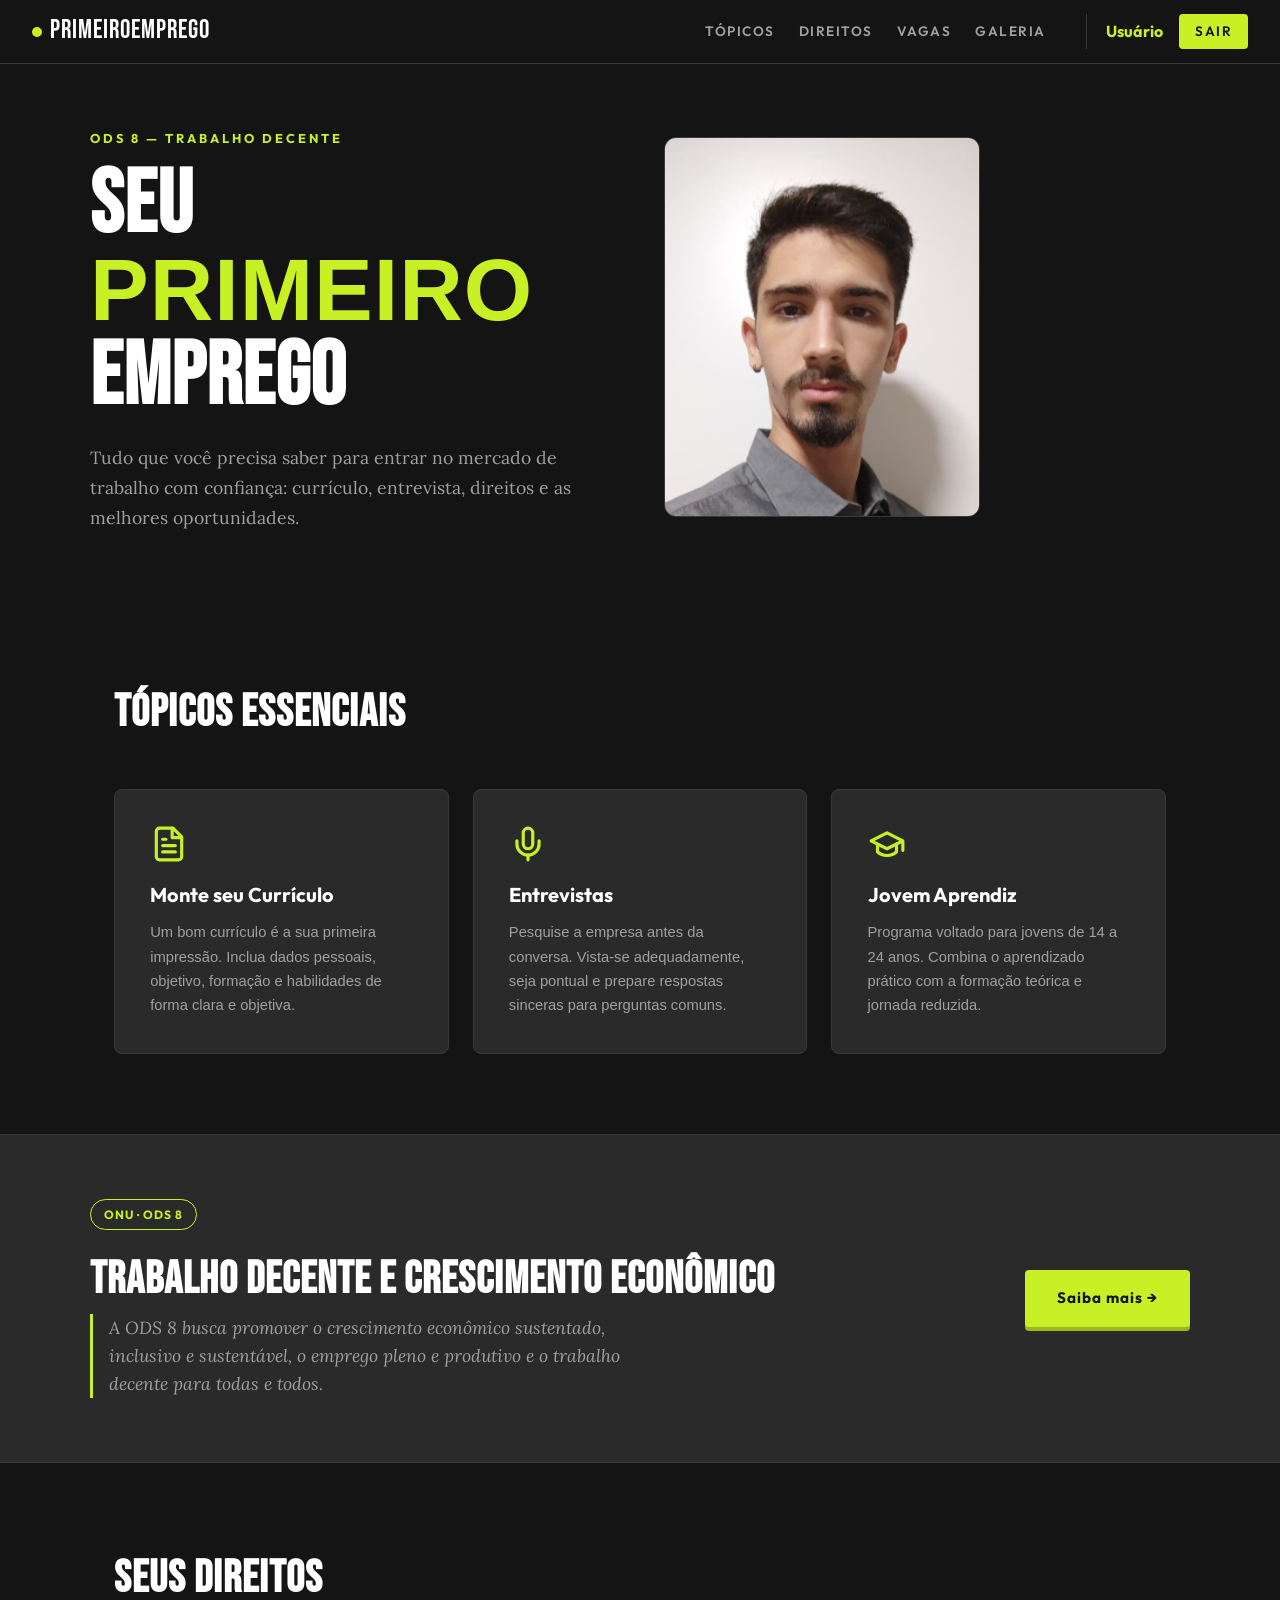
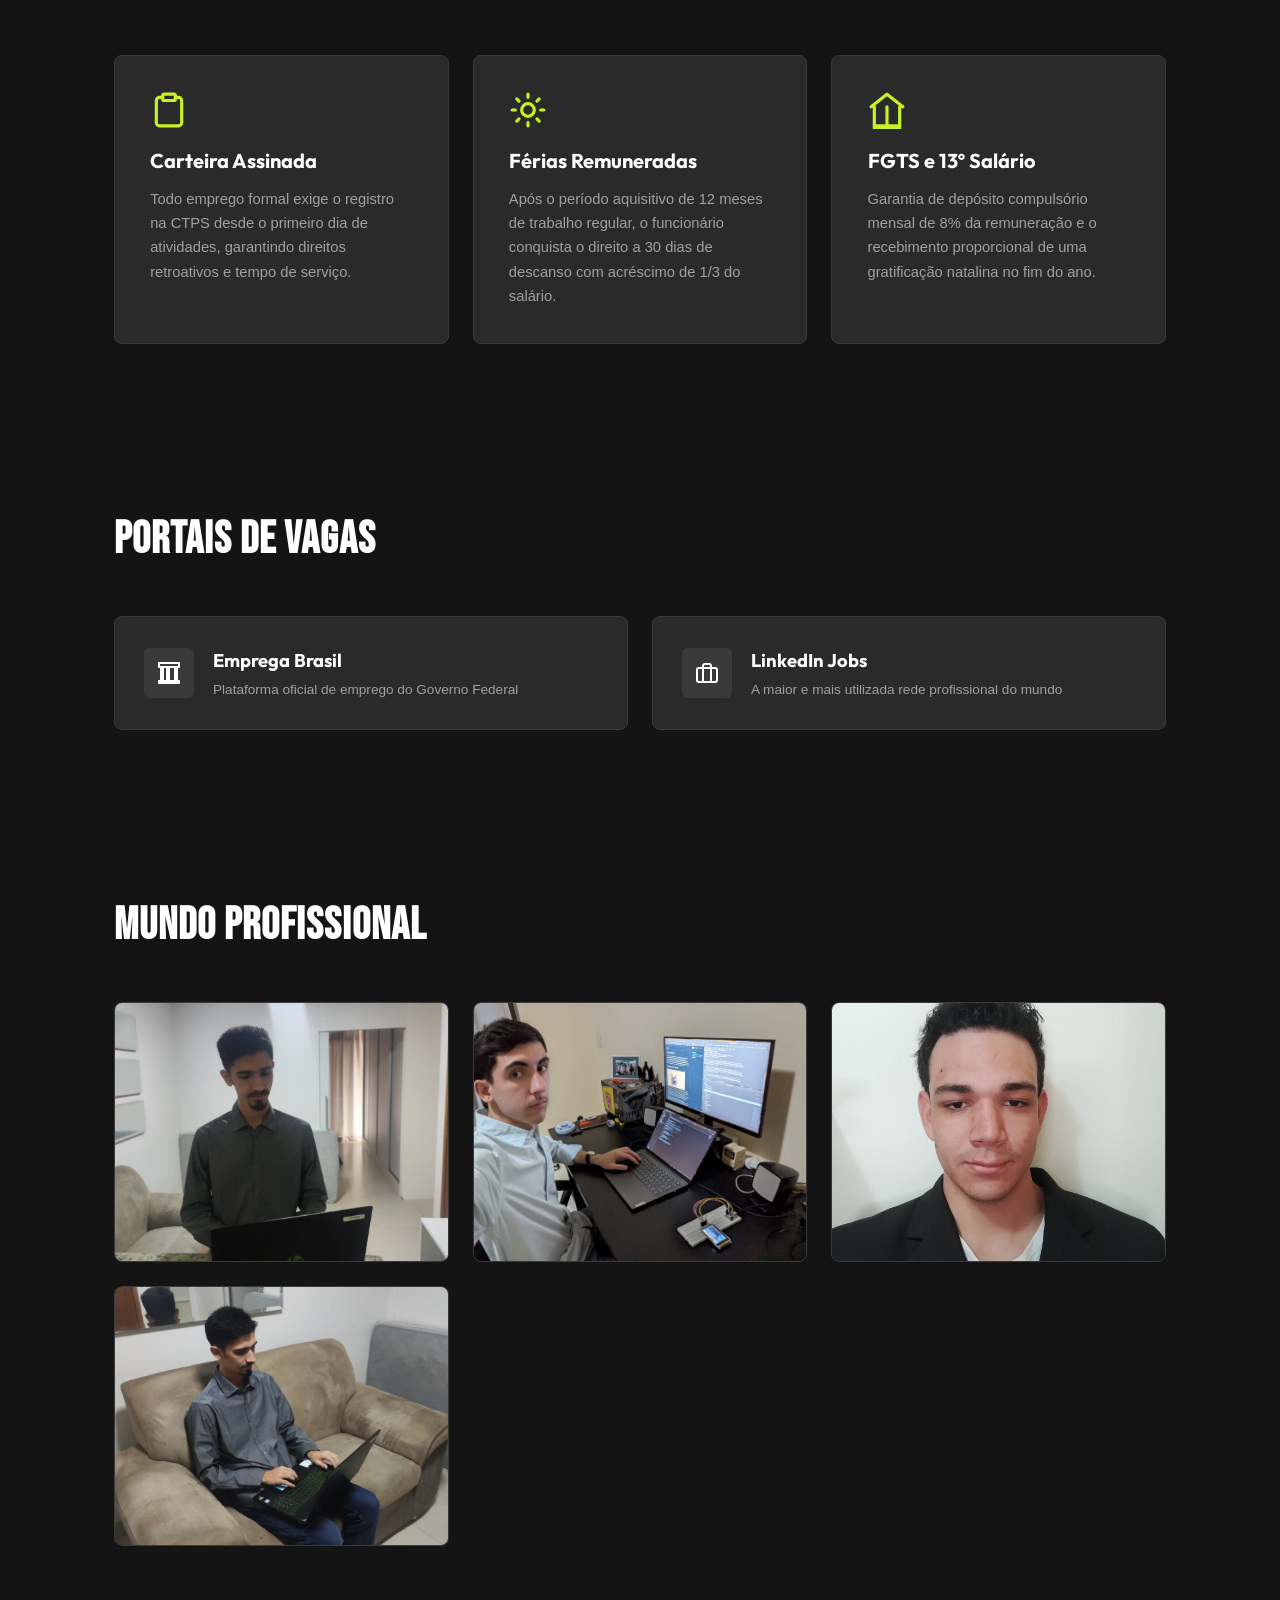
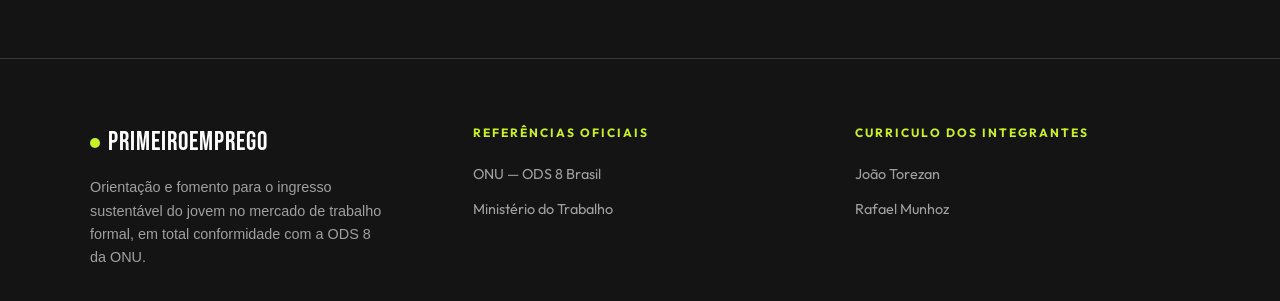
<file: index.html>
<!DOCTYPE html>
<html lang="pt-br">
<head>
    <meta charset="UTF-8">
    <meta name="viewport" content="width=device-width, initial-scale=1.0">
    <title>PrimeiroEmprego — ODS 8 da ONU</title>
    <link rel="stylesheet" href="style.css">
</head>
<body>

    <input type="checkbox" id="nav-toggle" class="nav-toggle-input">
    <header class="site-header">
        <a href="index.html" class="logo-link">
            <span class="logo-dot"></span> PRIMEIROEMPREGO
        </a>
        <nav class="site-nav">
            <a href="#curriculo">Tópicos</a>
            <a href="#direitos">Direitos</a>
            <a href="#vagas">Vagas</a>
            <a href="#galeria">Galeria</a>
            <div class="header-user">
                <span class="user-welcome"><span class="user-name">Usuário</span></span>
                <a id="sair-nav" href="login.html" class="nav-cta">Sair</a>
            </div>
        </nav>
        <label for="nav-toggle" class="nav-hamburger">
            <span></span><span></span><span></span>
        </label>
    </header>

    <label for="nav-toggle" class="nav-overlay"></label>
    <div class="nav-mobile-menu">
        <a href="#curriculo">Tópicos</a>
        <a href="#direitos">Direitos</a>
        <a href="#vagas">Vagas</a>
        <a href="#galeria">Galeria</a>
        <div class="nav-mobile-user">
            <span class="user-name">Usuário</span>
            <a id="sair-nav-menu" href="login.html" class="nav-cta">Sair</a>
        </div>
    </div>

    <section class="hero-section">
        <div class="hero-container">
            <div class="hero-text">
                <span class="hero-eyebrow">ODS 8 — Trabalho Decente</span>
                <h1 class="hero-title">SEU <em>PRIMEIRO</em> EMPREGO</h1>
                <p class="hero-desc">Tudo que você precisa saber para entrar no mercado de trabalho com confiança: currículo, entrevista, direitos e as melhores oportunidades.</p>
            </div>
            <div class="hero-img-box">
                <img src="imgs/rafa1.jpeg" alt="Jovem profissional">
            </div>
        </div>
    </section>

    <main class="section" id="curriculo">
        <div class="section-header">
            <h2>Tópicos Essenciais</h2>
        </div>
        <div class="auto-grid">
            <article class="topic-card">
                <div class="topic-icon">
                    <svg xmlns="http://www.w3.org/2000/svg" viewBox="0 0 24 24" fill="none" stroke="currentColor" stroke-width="2" stroke-linecap="round" stroke-linejoin="round">
                        <path d="M14.5 2H6a2 2 0 0 0-2 2v16a2 2 0 0 0 2 2h12a2 2 0 0 0 2-2V7.5L14.5 2z"></path>
                        <polyline points="14 2 14 8 20 8"></polyline>
                        <line x1="16" y1="13" x2="8" y2="13"></line>
                        <line x1="16" y1="17" x2="8" y2="17"></line>
                        <line x1="10" y1="9" x2="8" y2="9"></line>
                    </svg>
                </div>
                <h3>Monte seu Currículo</h3>
                <p>Um bom currículo é a sua primeira impressão. Inclua dados pessoais, objetivo, formação e habilidades de forma clara e objetiva.</p>
            </article>
            <article class="topic-card">
                <div class="topic-icon">
                    <svg xmlns="http://www.w3.org/2000/svg" viewBox="0 0 24 24" fill="none" stroke="currentColor" stroke-width="2" stroke-linecap="round" stroke-linejoin="round">
                        <path d="M12 2a3 3 0 0 0-3 3v7a3 3 0 0 0 6 0V5a3 3 0 0 0-3-3Z"></path>
                        <path d="M19 10v2a7 7 0 0 1-14 0v-2"></path>
                        <line x1="12" x2="12" y1="19" y2="22"></line>
                    </svg>
                </div>
                <h3>Entrevistas</h3>
                <p>Pesquise a empresa antes da conversa. Vista-se adequadamente, seja pontual e prepare respostas sinceras para perguntas comuns.</p>
            </article>
            <article class="topic-card">
                <div class="topic-icon">
                    <svg xmlns="http://www.w3.org/2000/svg" viewBox="0 0 24 24" fill="none" stroke="currentColor" stroke-width="2" stroke-linecap="round" stroke-linejoin="round">
                        <path d="M22 10v6M2 10l10-5 10 5-10 5z"></path>
                        <path d="M6 12v5c3 3 9 3 12 0v-5"></path>
                    </svg>
                </div>
                <h3>Jovem Aprendiz</h3>
                <p>Programa voltado para jovens de 14 a 24 anos. Combina o aprendizado prático com a formação teórica e jornada reduzida.</p>
            </article>
        </div>
    </main>

    <section class="ods-banner">
        <div class="ods-banner-inner">
            <div class="ods-banner-text">
                <span class="ods-badge">ONU · ODS 8</span>
                <h2>Trabalho Decente e Crescimento Econômico</h2>
                <p>A ODS 8 busca promover o crescimento econômico sustentado, inclusivo e sustentável, o emprego pleno e produtivo e o trabalho decente para todas e todos.</p>
            </div>
            <a href="https://brasil.un.org/pt-br/sdgs/8" target="_blank" class="btn-ods">Saiba mais →</a>
        </div>
    </section>

    <section class="section" id="direitos">
        <div class="section-header">
            <h2>Seus Direitos</h2>
        </div>
        <div class="auto-grid">
            <article class="topic-card">
                <div class="topic-icon">
                    <svg xmlns="http://www.w3.org/2000/svg" viewBox="0 0 24 24" fill="none" stroke="currentColor" stroke-width="2" stroke-linecap="round" stroke-linejoin="round">
                        <path d="M16 4h2a2 2 0 0 1 2 2v14a2 2 0 0 1-2 2H6a2 2 0 0 1-2-2V6a2 2 0 0 1 2-2h2"></path>
                        <rect x="8" y="2" width="8" height="4" rx="1" ry="1"></rect>
                    </svg>
                </div>
                <h3>Carteira Assinada</h3>
                <p>Todo emprego formal exige o registro na CTPS desde o primeiro dia de atividades, garantindo direitos retroativos e tempo de serviço.</p>
            </article>
            <article class="topic-card">
                <div class="topic-icon">
                    <svg xmlns="http://www.w3.org/2000/svg" viewBox="0 0 24 24" fill="none" stroke="currentColor" stroke-width="2" stroke-linecap="round" stroke-linejoin="round">
                        <circle cx="12" cy="12" r="4"></circle>
                        <path d="M12 2v2"></path>
                        <path d="M12 20v2"></path>
                        <path d="m4.93 4.93 1.41 1.41"></path>
                        <path d="m17.66 17.66 1.41 1.41"></path>
                        <path d="M2 12h2"></path>
                        <path d="M20 12h2"></path>
                        <path d="m6.34 17.66-1.41 1.41"></path>
                        <path d="m19.07 4.93-1.41 1.41"></path>
                    </svg>
                </div>
                <h3>Férias Remuneradas</h3>
                <p>Após o período aquisitivo de 12 meses de trabalho regular, o funcionário conquista o direito a 30 dias de descanso com acréscimo de 1/3 do salário.</p>
            </article>
            <article class="topic-card">
                <div class="topic-icon">
                    <svg xmlns="http://www.w3.org/2000/svg" viewBox="0 0 24 24" fill="none" stroke="currentColor" stroke-width="2" stroke-linecap="round" stroke-linejoin="round">
                        <rect x="4" y="22" width="16" height="2"></rect>
                        <path d="M4 22V10"></path>
                        <path d="M20 22V10"></path>
                        <path d="M12 22V10"></path>
                        <path d="M2 10l10-8 10 8"></path>
                    </svg>
                </div>
                <h3>FGTS e 13º Salário</h3>
                <p>Garantia de depósito compulsório mensal de 8% da remuneração e o recebimento proporcional de uma gratificação natalina no fim do ano.</p>
            </article>
        </div>
    </section>

    <section class="section" id="vagas">
        <div class="section-header">
            <h2>Portais de Vagas</h2>
        </div>
        <div class="auto-grid">
            <a href="https://www.gov.br/trabalho-e-emprego/pt-br" target="_blank" class="portal-item">
                <div class="portal-icon">
                    <svg xmlns="http://www.w3.org/2000/svg" viewBox="0 0 24 24" fill="none" stroke="currentColor" stroke-width="2" stroke-linecap="round" stroke-linejoin="round">
                        <rect x="2" y="20" width="20" height="2"></rect>
                        <rect x="2" y="2" width="20" height="4"></rect>
                        <rect x="4" y="6" width="2" height="14"></rect>
                        <rect x="10" y="6" width="2" height="14"></rect>
                        <rect x="18" y="6" width="2" height="14"></rect>
                    </svg>
                </div>
                <div class="portal-info">
                    <div class="portal-name">Emprega Brasil</div>
                    <div class="portal-desc">Plataforma oficial de emprego do Governo Federal</div>
                </div>
            </a>
            <a href="https://www.linkedin.com/jobs/" target="_blank" class="portal-item">
                <div class="portal-icon">
                    <svg xmlns="http://www.w3.org/2000/svg" viewBox="0 0 24 24" fill="none" stroke="currentColor" stroke-width="2" stroke-linecap="round" stroke-linejoin="round">
                        <rect x="2" y="7" width="20" height="14" rx="2" ry="2"></rect>
                        <path d="M16 21V5a2 2 0 0 0-2-2h-4a2 2 0 0 0-2 2v16"></path>
                    </svg>
                </div>
                <div class="portal-info">
                    <div class="portal-name">LinkedIn Jobs</div>
                    <div class="portal-desc">A maior e mais utilizada rede profissional do mundo</div>
                </div>
            </a>
        </div>
    </section>

    <section class="section" id="galeria">
        <div class="section-header">
            <h2>Mundo Profissional</h2>
        </div>
        <div class="auto-grid">
            <img src="imgs/rafa2.jpeg" alt="Jovem trabalhando com notebook" class="img-requisito">
            <img src="imgs/torezan.jpeg" alt="Jovem em ambiente de trabalho home office" class="img-requisito">
            <img src="imgs/vini.jpeg" alt="Jovem vestido formalmente" class="img-requisito">
            <img src="imgs/rafa3.jpeg" alt="Jovem trabalhando com notebook" class="img-requisito">
        </div>
    </section>

    <footer class="site-footer">
        <div class="footer-grid">
            <div class="footer-brand">
                <a href="index.html" class="logo-link"><span class="logo-dot"></span> PRIMEIROEMPREGO</a>
                <p>Orientação e fomento para o ingresso sustentável do jovem no mercado de trabalho formal, em total conformidade com a ODS 8 da ONU.</p>
            </div>
            <div class="footer-col">
                <h3>Referências Oficiais</h3>
                <ul>
                    <li><a href="https://brasil.un.org/pt-br/sdgs/8" target="_blank">ONU — ODS 8 Brasil</a></li>
                    <li><a href="https://www.gov.br/trabalho-e-emprego" target="_blank">Ministério do Trabalho</a></li>
                </ul>
            </div>
            <div class="footer-col">
                <h3>Curriculo dos Integrantes</h3>
                <ul>
                    <li><a href="https://k7vinilstorage.github.io/Curriculum-Vitae/" target="_blank">João Torezan</a></li>
                    <li><a href="https://rafinhaw74.github.io/Pagina-Web-programacao-front/" target="_blank">Rafael Munhoz</a></li>
                </ul>
            </div>
        </div>
    </footer>

</body>
</html>
</file>
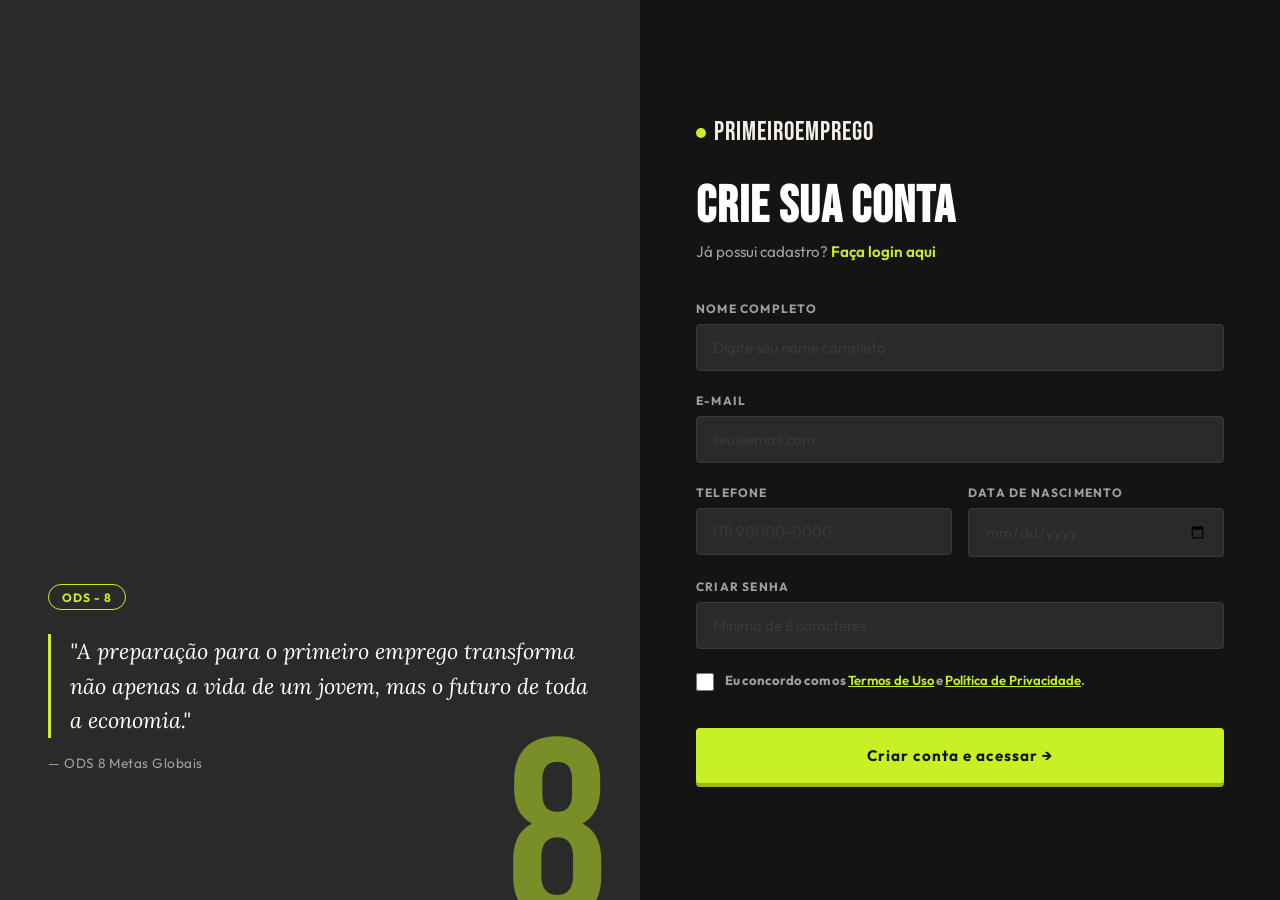
<file: cadastro.html>
<!DOCTYPE html>
<html lang="pt-br">
<head>
    <meta charset="UTF-8">
    <meta name="viewport" content="width=device-width, initial-scale=1.0">
    <title>Cadastro — PrimeiroEmprego</title>
    <link rel="stylesheet" href="cadastro.css">
</head>
<body>

    <div class="form-page-wrap">
        <div class="form-visual">
            <div class="big-number">8</div>
            <div class="form-visual-content">
                <div class="ODS8">ODS - 8</div>
                <blockquote>"A preparação para o primeiro emprego transforma não apenas a vida de um jovem, mas o futuro de toda a economia."</blockquote>
                <cite>— ODS 8 Metas Globais</cite>
            </div>
        </div>

        <div class="form-panel">
            <a class="logo-link">
                <span class="logo-dot"></span>
                PRIMEIROEMPREGO
            </a>

            <h1 class="form-title">CRIE SUA CONTA</h1>
            <p class="form-subtitle">Já possui cadastro? <a href="login.html">Faça login aqui</a></p>

            <form action="index.html" method="GET">

                <div class="form-group">
                    <label for="nome">Nome Completo</label>
                    <input type="text" id="nome" placeholder="Digite seu nome completo" required>
                </div>

                <div class="form-group">
                    <label for="email_cad">E-mail</label>
                    <input type="email" id="email_cad" placeholder="seu@email.com" required>
                </div>

                <div class="form-row">
                    <div class="form-group">
                        <label for="telefone">Telefone</label>
                        <input type="tel" id="telefone" placeholder="(11) 90000-0000" required>
                    </div>
                    <div class="form-group">
                        <label for="nascimento">Data de Nascimento</label>
                        <input type="date" id="nascimento" required>
                    </div>
                </div>

                <div class="form-group">
                    <label for="senha_cad">Criar Senha</label>
                    <input type="password" id="senha_cad" placeholder="Mínimo de 8 caracteres" required>
                </div>

                <div class="form-check">
                    <input type="checkbox" id="termos" required>
                    <label for="termos">Eu concordo com os <a href="#">Termos de Uso</a> e <a href="#">Política de Privacidade</a>.</label>
                </div>

                <button type="submit" class="btn btn-primary btn-form">Criar conta e acessar →</button>
            </form>
        </div>
    </div>

</body>
</html>
</file>
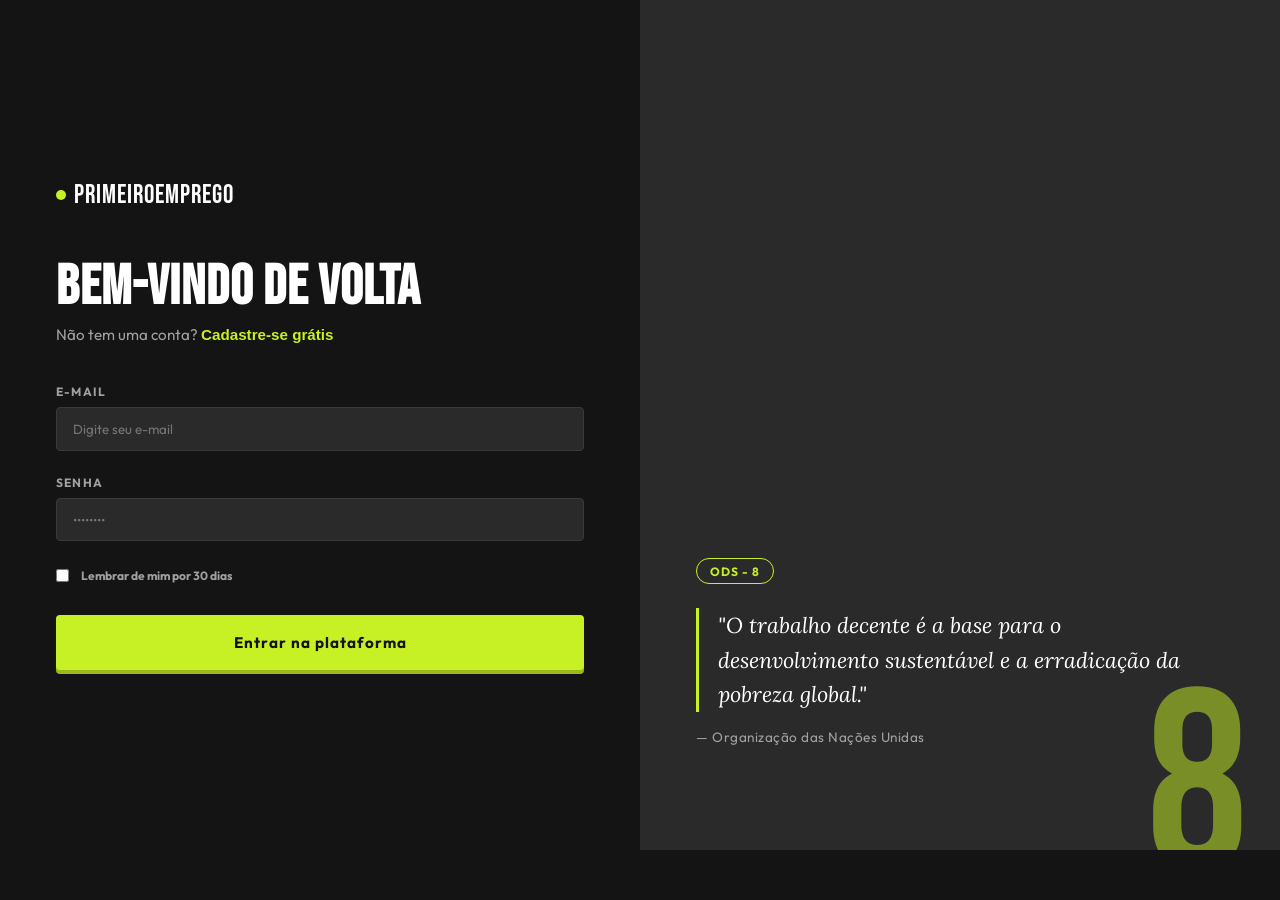
<file: Login.HTML>
<!DOCTYPE html>
<html lang="en">
<head>
    <meta charset="UTF-8">
    <meta name="viewport" content="width=device-width, initial-scale=1.0">
    <title>Document</title> 
    <link rel="stylesheet" href="Login.CSS">
</head>
<body>
    <div class="background">
        <div class="left">
            <div class="logo-box">
                <span class="logo-dot"></span>
                <span class="logo-text">PRIMEIROEMPREGO</span>
            </div>

            <h1 class="Menu_titulo">BEM-VINDO DE VOLTA</h1>
            
            <div class="Menu">
                <div class="Cadastro">
                    <h3>Não tem uma conta? <a class="btn-cadastro" href="cadastro.html">Cadastre-se grátis</a></h3>
                </div>
                
                <form>
                    <label for="email">E-mail</label>
                    <input type="email" id="email" placeholder="Digite seu e-mail">

                    <label for="senha">Senha</label>
                    <input type="password" id="senha" placeholder="••••••••">

                    <input type="checkbox" id="lembrar">
                    <label for="lembrar">Lembrar de mim por 30 dias</label>

                    <button type="submit">Entrar na plataforma</button>
                </form>
            </div>
        </div>

        <div class="right">
            <div class="numero-fundo">8</div>
            <div class="conteudo">
                <div class="ODS8">ODS - 8</div>
                <blockquote>"O trabalho decente é a base para o desenvolvimento sustentável e a erradicação da pobreza global."</blockquote>
                <cite>— Organização das Nações Unidas</cite>
            </div>
        </div>
    </div>

    <div class="rodape"></div>
</body>
</html>
</file>
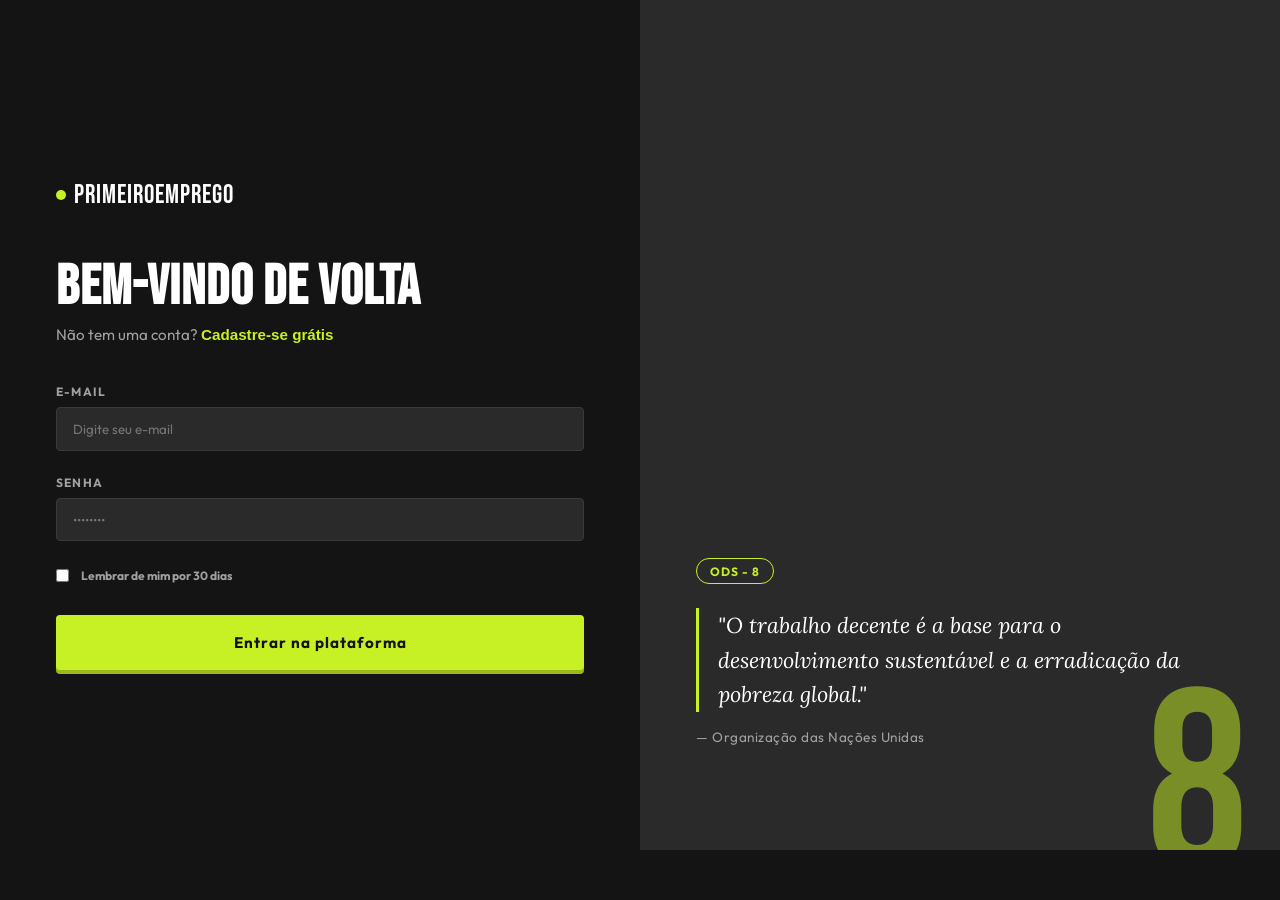
<file: login.html>
<!DOCTYPE html>
<html lang="en">
<head>
    <meta charset="UTF-8">
    <meta name="viewport" content="width=device-width, initial-scale=1.0">
    <title>Document</title> 
    <link rel="stylesheet" href="login.css">
</head>
<body>
    <div class="background">
        <div class="left">
            <div class="logo-box">
                <span class="logo-dot"></span>
                <span class="logo-text">PRIMEIROEMPREGO</span>
            </div>

            <h1 class="Menu_titulo">BEM-VINDO DE VOLTA</h1>
            
            <div class="Menu">
                <div class="Cadastro">
                    <h2>Não tem uma conta? <a class="btn-cadastro" href="cadastro.html">Cadastre-se grátis</a></h2>
                </div>
                
                <form action="index.html" method="GET">
                    <label for="email">E-mail</label>
                    <input type="email" id="email" placeholder="Digite seu e-mail">

                    <label for="senha">Senha</label>
                    <input type="password" id="senha" placeholder="••••••••">

                    <input type="checkbox" id="lembrar">
                    <label for="lembrar">Lembrar de mim por 30 dias</label>

                    <button type="submit">Entrar na plataforma</button>
                </form>
            </div>
        </div>

        <div class="right">
            <div class="numero-fundo">8</div>
            <div class="conteudo">
                <div class="ODS8">ODS - 8</div>
                <blockquote>"O trabalho decente é a base para o desenvolvimento sustentável e a erradicação da pobreza global."</blockquote>
                <cite>— Organização das Nações Unidas</cite>
            </div>
        </div>
    </div>

    <div class="rodape"></div>
</body>
</html>
</file>
<file: style.css>
@import url('https://fonts.googleapis.com/css2?family=Bebas+Neue&family=Lora:ital,wght@0,400;0,600;1,400&family=Outfit:wght@300;400;600;700&display=swap');

:root {
    --lima: #c8f125;
    --neon-lima: #d9ff5c;
    --sombra-lima: #9cb81c;
    --carvao: #141414;
    --chumbo: #2a2a2a;
    --chumbo2: #3a3a3a;
    --branco: #ffffff;
    --cinza-texto: #a0a0a0;
    --fonte-display: 'Bebas Neue', sans-serif;
    --fonte-corpo: 'Lora', serif;
    --fonte-ui: 'Outfit', sans-serif;
}

*, *::before, *::after { 
    box-sizing: border-box; 
    margin: 0; 
    padding: 0; 
    font-family: 'Segoe UI', Tahoma, Geneva, Verdana, sans-serif;
}

html { 
    scroll-behavior: smooth; 
}

body { 
    background: var(--carvao); 
    color: var(--branco); 
    line-height: 1.6; 
}

a { 
    color: inherit; 
    text-decoration: none; 
}

ul, 
ol { 
    list-style: none; 
}

.site-header { 
    position: sticky; 
    top: 0; 
    z-index: 200; 
    background: var(--carvao); 
    border-bottom: 1px solid var(--chumbo2); 
    padding: 0 2rem; 
    height: 64px; 
    display: flex; 
    align-items: center; 
    gap: 2rem; 
}

.logo-link { 
    font-family: var(--fonte-display); 
    font-size: 1.6rem; 
    color: var(--branco); 
    display: flex; 
    align-items: center; 
    gap: 8px; 
    letter-spacing: 1px;
}

.logo-dot { 
    width: 10px; 
    height: 10px; 
    border-radius: 50%; 
    background: var(--lima); 
    flex-shrink: 0;
}

.site-nav { 
    display: flex; 
    align-items: center; 
    gap: 1.5rem; 
    margin-left: auto; 
}

.site-nav a { 
    font-family: var(--fonte-ui); 
    font-size: 0.85rem; 
    font-weight: 600; 
    letter-spacing: 1.5px; 
    text-transform: uppercase; 
    color: var(--cinza-texto); 
    transition: color 0.2s; 
}

.site-nav a:hover { 
    color: var(--branco); 
}

.header-user { 
    display: flex; 
    align-items: center; 
    gap: 1rem; 
    margin-left: 1rem; 
    border-left: 1px solid var(--chumbo2); 
    padding-left: 1.2rem; 
}

.user-name { 
    color: var(--lima); 
    font-family: var(--fonte-ui); 
    font-weight: 700; 
}

#sair-nav {
    color: var(--carvao); 
}

#sair-nav-menu {
    color: var(--carvao); 
}

.nav-cta { 
    font-family: var(--fonte-ui); 
    font-size: 0.82rem; 
    font-weight: 700; 
    text-transform: uppercase; 
    background: var(--lima); 
    color: var(--carvao); 
    padding: 0.4rem 1rem; 
    border-radius: 4px; 
    box-shadow: 0 3px 0 var(--carvao);
    transition: transform 0.1s ease, box-shadow 0.1s ease;
}

.nav-cta:hover { 
    transform: translateY(-2px); 
    box-shadow: 0 5px 0 var(--carvao); 
}

.nav-cta:active { 
    transform: translateY(3px); 
    box-shadow: 0 0px 0 var(--carvao); 
}

.nav-toggle-input { 
    display: none; 
}

.nav-hamburger { 
    display: none; 
    flex-direction: column; 
    gap: 5px; 
    cursor: pointer; 
    margin-left: auto; 
    z-index: 300; 
}

.nav-hamburger span { 
    width: 25px; 
    height: 2px; 
    background: var(--branco); 
    transition: 0.3s; 
}

.nav-toggle-input:checked ~ .site-header .nav-hamburger span:nth-child(1) { 
    transform: translateY(7px) rotate(45deg); 
}

.nav-toggle-input:checked ~ .site-header .nav-hamburger span:nth-child(2) { 
    opacity: 0; 
}

.nav-toggle-input:checked ~ .site-header .nav-hamburger span:nth-child(3) { 
    transform: translateY(-7px) rotate(-45deg); 
}

.nav-overlay { 
    display: none; 
    position: fixed; 
    inset: 0; 
    z-index: 197; 
    background: rgba(0,0,0,0.6); 
}

.nav-toggle-input:checked ~ .nav-overlay { 
    display: block; 
}

.nav-mobile-menu { 
    display: none; 
    flex-direction: column; 
    position: fixed; 
    top: 64px; 
    left: 0; 
    right: 0; 
    background: var(--carvao); 
    border-bottom: 2px solid var(--lima); 
    z-index: 198; 
    padding: 1rem; 
    box-shadow: 0 8px 24px rgba(0,0,0,0.5); 
}

.nav-toggle-input:checked ~ .nav-mobile-menu { 
    display: flex; 
}

.nav-mobile-menu a:not(.nav-cta) {
    padding: 1rem 0;
    border-bottom: 1px solid var(--chumbo2);
    font-family: var(--fonte-ui);
    color: var(--cinza-texto);
    text-transform: uppercase;
    font-weight: 600;
}

.nav-mobile-user { 
    display: flex; 
    justify-content: space-between; 
    align-items: center; 
    padding-top: 1rem; 
    border-top: 1px solid var(--chumbo2); 
}

.hero-section { 
    background: var(--carvao); 
    padding: 4rem 1.5rem; 
}

.hero-container { 
    max-width: 1100px; 
    margin: 0 auto; 
    display: grid; 
    grid-template-columns: repeat(auto-fit, minmax(300px, 1fr)); 
    gap: 3rem; 
    align-items: center; 
}

.hero-text { 
    display: flex; 
    flex-direction: column; 
}

.hero-eyebrow { 
    font-family: var(--fonte-ui); 
    font-size: 0.8rem; 
    font-weight: 700; 
    letter-spacing: 3px; 
    color: var(--lima); 
    text-transform: uppercase; 
    margin-bottom: 1rem; 
}

.hero-title { 
    font-family: var(--fonte-display); 
    font-size: clamp(3.2rem, 8vw, 5.5rem); 
    color: var(--branco); 
    line-height: 0.95; 
    margin-bottom: 1.5rem; 
    letter-spacing: 1px;
}

.hero-title em { 
    color: var(--lima); 
    font-style: normal; 
}

.hero-desc { 
    color: var(--cinza-texto); 
    font-size: 1.1rem; 
    max-width: 500px; 
    line-height: 1.7; 
    font-family: var(--fonte-corpo); 
}

.hero-img-box img { 
    width: 60%; 
    border-radius: 12px; 
    object-fit: cover; 
    max-height: 380px; 
    border: 1px solid var(--chumbo2); 
    object-position: center top;
}

.section { 
    max-width: 1100px; 
    margin: 0 auto; 
    padding: 5rem 1.5rem; 
}

.section-header { 
    margin-bottom: 2.5rem; 
}

.section-header h2 { 
    font-family: var(--fonte-display); 
    font-size: 2.8rem; 
    color: var(--branco); 
    letter-spacing: 1px; 
}

.auto-grid { 
    display: grid; 
    grid-template-columns: repeat(auto-fit, minmax(280px, 1fr)); 
    gap: 1.5rem; 
}

.topic-card { 
    background: var(--chumbo); 
    padding: 2.2rem; 
    border-radius: 8px; 
    border: 1px solid var(--chumbo2); 
    transition: transform 0.25s ease, border-color 0.25s ease, box-shadow 0.25s; 
}

.topic-card:hover { 
    transform: translateY(-5px); 
    border-color: var(--lima); 
    box-shadow: 0 0 15px rgba(200, 241, 37, 0.1);
}

.topic-icon { 
    width: 38px; 
    height: 38px; 
    margin-bottom: 1rem; 
    display: block;
    color: var(--lima);
}

.topic-icon svg {
    width: 100%;
    height: 100%;
}

.portal-icon { 
    width: 50px; 
    height: 50px; 
    background: var(--chumbo2); 
    display: flex; 
    align-items: center; 
    justify-content: center; 
    border-radius: 6px; 
    color: var(--branco);
}

.portal-icon svg {
    width: 24px;
    height: 24px;
}

.topic-card h3 { 
    font-family: var(--fonte-ui); 
    font-size: 1.25rem; 
    color: var(--branco); 
    margin-bottom: 0.6rem; 
    font-weight: 700; 
}

.topic-card p { 
    font-size: 0.92rem; 
    color: var(--cinza-texto); 
    line-height: 1.65; 
}

.portal-item { 
    display: flex; 
    align-items: center; 
    gap: 1.2rem; 
    background: var(--chumbo); 
    padding: 1.8rem; 
    border-radius: 8px; 
    border: 1px solid var(--chumbo2); 
    transition: transform 0.2s, border-color 0.2s; 
}

.portal-item:hover { 
    transform: translateY(-3px); 
    border-color: var(--lima); 
    box-shadow: 0 0 10px rgba(200, 241, 37, 0.15); 
}

.portal-icon { 
    font-size: 2rem; 
    background: var(--chumbo2); 
    width: 50px; 
    height: 50px; 
    display: flex; 
    align-items: center; 
    justify-content: center; 
    border-radius: 6px; 
}

.portal-name { 
    font-family: var(--fonte-ui); 
    font-size: 1.15rem; 
    font-weight: 700; 
    color: var(--branco); 
    margin-bottom: 0.2rem; 
}

.portal-desc { 
    font-size: 0.85rem; 
    color: var(--cinza-texto); 
}

.img-requisito { 
    width: 100%; 
    height: 260px; 
    object-fit: cover; 
    border-radius: 8px; 
    border: 1px solid var(--chumbo2); 
    transition: transform 0.25s, border-color 0.25s; 
}

.img-requisito:hover { 
    transform: scale(1.03); 
    border-color: var(--lima); 
}

.ods-banner { 
    background: var(--chumbo); 
    border-top: 1px solid var(--chumbo2); 
    border-bottom: 1px solid var(--chumbo2); 
    padding: 4rem 1.5rem; 
    position: relative; 
    overflow: hidden; 
}

.ods-banner-inner { 
    max-width: 1100px; 
    margin: 0 auto; 
    display: flex; 
    flex-wrap: wrap; 
    justify-content: space-between; 
    align-items: center; 
    gap: 2.5rem; 
    position: relative; 
    z-index: 2; 
}

.ods-badge { 
    display: inline-block;
    background-color: transparent;
    color: var(--lima);
    border: 1px solid var(--lima);
    padding: 0.3rem 0.8rem;
    border-radius: 50px;
    font-family: var(--fonte-ui);
    font-size: 0.75rem;
    font-weight: 700;
    letter-spacing: 1px;
    margin-bottom: 1rem;
}

.ods-banner h2 { 
    font-family: var(--fonte-display); 
    font-size: 2.8rem; 
    color: var(--branco); 
    margin: 0.6rem 0; 
    line-height: 1.1; 
    letter-spacing: 1px; 
}

.ods-banner p { 
    font-size: 1.1rem; 
    color: var(--cinza-texto); 
    max-width: 550px; 
    border-left: 3px solid var(--lima); 
    padding-left: 1rem; 
    font-family: var(--fonte-corpo); 
    font-style: italic; 
}

.btn-ods { 
    font-family: var(--fonte-ui); 
    font-weight: 700; 
    font-size: 0.95rem; 
    background: var(--lima); 
    color: var(--carvao); 
    padding: 1rem 2rem; 
    border-radius: 4px; 
    white-space: nowrap; 
    letter-spacing: 1px;
    box-shadow: 0 4px 0 var(--sombra-lima);
    transition: transform 0.1s ease, box-shadow 0.1s ease;
}

.btn-ods:hover { 
    transform: translateY(-2px); 
    box-shadow: 0 6px 0 var(--sombra-lima); 
}

.btn-ods:active { 
    transform: translateY(4px); 
    box-shadow: 0 0px 0 var(--sombra-lima); 
}

.site-footer { 
    background: var(--carvao); 
    border-top: 1px solid var(--chumbo2); 
    padding: 4rem 1.5rem 2rem; 
    margin-top: 2rem; 
}

.footer-grid { 
    max-width: 1100px; 
    margin: 0 auto; 
    display: grid; 
    grid-template-columns: repeat(auto-fit, minmax(250px, 1fr)); 
    gap: 3rem; 
}

.footer-brand p { 
    font-size: 0.9rem; 
    color: var(--cinza-texto); 
    margin-top: 0.8rem; 
    max-width: 300px; 
}

.footer-col h3 { 
    font-family: var(--fonte-ui); 
    font-size: 0.75rem; 
    color: var(--lima); 
    margin-bottom: 1.2rem; 
    letter-spacing: 2px; 
    text-transform: uppercase; 
    font-weight: 700; 
}

.footer-col li { 
    margin-bottom: 0.6rem; 
}

.footer-col a { 
    font-family: var(--fonte-ui); 
    font-size: 0.9rem; 
    color: var(--cinza-texto); 
    transition: color 0.2s; 
}

.footer-col a:hover { 
    color: var(--branco); 
}

@media (max-width: 900px) {
    .site-nav { 
        display: none; 
    }
    
    .nav-hamburger { 
        display: flex; 
    }
    
    .ods-banner-inner { 
        flex-direction: column; 
        text-align: left; 
        align-items: flex-start; 
    }
}
</file>
<file: cadastro.css>
@import url('https://fonts.googleapis.com/css2?family=Bebas+Neue&family=Lora:ital,wght@0,400;0,600;1,400&family=Outfit:wght@300;400;600;700&display=swap');

:root {
    --lima:          #c8f125;
    --neon-lima:     #d9ff5c;
    --carvao:        #141414;
    --chumbo:        #2a2a2a;
    --chumbo2:       #3a3a3a;
    --areia:         #f5f0e8;
    --branco:        #ffffff;
    --cinza-texto:   #a0a0a0;

    --fonte-display: 'Bebas Neue', sans-serif;
    --fonte-corpo:   'Lora', serif;
    --fonte-ui:      'Outfit', sans-serif;

    --raio:       4px;
    --transition: 0.2s ease;
}

* {
    margin: 0;
    padding: 0;
    box-sizing: border-box;
}

body {
    height: 100vh;
    overflow: hidden;
}

.form-page-wrap {
    min-height: 100vh;
    display: grid;
    grid-template-columns: 1fr 1fr;
}

.form-visual {
    background: var(--chumbo);
    position: relative;
    overflow: hidden;
    display: flex;
    flex-direction: column;
    justify-content: flex-end;
    padding: 3rem;
}

.form-visual-content {
    position: relative;
    z-index: 2;
    margin-bottom: 5rem;
}

.form-visual .big-number {
    font-family: var(--fonte-display);
    font-size: 16rem;
    color: var(--lima);
    opacity: 0.5;
    position: absolute;
    bottom: -45px;
    right: 2rem;
    line-height: 0.8;
    pointer-events: none;
    z-index: 1;
}

.ODS8 {
    display: inline-block;
    background-color: transparent;
    color: var(--lima);
    border: 1px solid var(--lima);
    padding: 0.3rem 0.8rem;
    border-radius: 50px;
    font-family: var(--fonte-ui);
    font-size: 0.75rem;
    font-weight: 700;
    letter-spacing: 1px;
    margin-bottom: 1.5rem;
}

.form-visual-content blockquote {
    font-family: var(--fonte-corpo);
    font-style: italic;
    font-size: 1.35rem;
    line-height: 1.6;
    color: var(--branco);
    margin-bottom: 1rem;
    border-left: 3px solid var(--lima);
    padding-left: 1.2rem;
}

.form-visual-content cite {
    font-family: var(--fonte-ui);
    font-style: normal;
    font-size: 0.85rem;
    color: var(--cinza-texto);
    letter-spacing: 0.5px;
    display: block;
}

.form-panel {
    background-color: var(--carvao);
    display: flex;
    flex-direction: column;
    justify-content: center;
    padding: 4rem 3.5rem;
}

.logo-link {
    font-family: var(--fonte-display);
    font-size: 1.6rem;
    letter-spacing: 1px;
    color: var(--areia);
    display: flex;
    align-items: center;
    gap: 8px;
    margin-bottom: 2rem;
}

.logo-link .logo-dot {
    width: 10px;
    height: 10px;
    border-radius: 50%;
    background: var(--lima);
    flex-shrink: 0;
}

.form-title {
    font-family: var(--fonte-display);
    font-size: clamp(2.4rem, 4vw, 3.5rem);
    letter-spacing: 1px;
    color: var(--branco);
    line-height: 1.05;
    margin-bottom: 0.5rem;
}

.form-subtitle {
    font-family: var(--fonte-ui);
    font-size: 0.95rem;
    color: var(--cinza-texto);
    margin-bottom: 2.5rem;
}

.form-subtitle a {
    color: var(--lima);
    font-weight: 600;
    transition: opacity var(--transition);
    text-decoration: none;
}

.form-subtitle a:hover {
    text-decoration: underline;
    opacity: 0.85;
}

.form-group {
    margin-bottom: 1.4rem;
}

.form-row {
    display: grid;
    grid-template-columns: 1fr 1fr;
    gap: 1rem;
}

label {
    display: block;
    font-family: var(--fonte-ui);
    font-size: 0.75rem;
    font-weight: 700;
    letter-spacing: 1.2px;
    text-transform: uppercase;
    color: var(--cinza-texto);
    margin-bottom: 0.5rem;
}

input {
    width: 100%;
    background-color: var(--chumbo);
    border: 1px solid var(--chumbo2);
    border-radius: var(--raio);
    padding: 0.8rem 1rem;
    color: var(--branco);
    font-family: var(--fonte-ui);
    font-size: 0.95rem;
    outline: none;
    appearance: none;
    transition: border-color var(--transition), box-shadow var(--transition);
}

input:focus {
    border-color: var(--lima);
    box-shadow: 0 0 3px var(--neon-lima);
}

input::placeholder { color: var(--chumbo2); }

input[type="date"] { color: var(--chumbo2); }
input[type="date"]:valid { color: var(--branco); }

.form-check {
    display: flex;
    align-items: flex-start;
    gap: 0.7rem;
    margin-bottom: 1.8rem;
}

.form-check input[type="checkbox"] {
    width: 18px;
    height: 18px;
    flex-shrink: 0;
    margin-top: 2px;
    accent-color: var(--lima);
    appearance: auto;
}

.form-check label {
    font-size: 0.82rem;
    text-transform: none;
    letter-spacing: 0;
    color: var(--cinza-texto);
    line-height: 1.5;
    margin-bottom: 0;
}

.form-check label a {
    color: var(--lima);
    font-weight: 600;
}

.btn {
    display: inline-flex;
    align-items: center;
    justify-content: center;
    gap: 0.5rem;
    font-family: var(--fonte-ui);
    font-weight: 700;
    font-size: 0.9rem;
    letter-spacing: 0.8px;
    padding: 0.85rem 2rem;
    border-radius: var(--raio);
    border: 2px solid transparent;
    cursor: pointer;
    transition: transform 0.1s ease, box-shadow 0.1s ease, background var(--transition), color var(--transition);
    text-decoration: none;
}

.btn-primary {
    background: var(--lima);
    color: var(--carvao);
    border-color: var(--lima);
    box-shadow: 0 4px 0 #9cb81c;
}

.btn-primary:hover {
    transform: translateY(-2px);
    box-shadow: 0 6px 0 #9cb81c;
}

.btn-primary:active {
    transform: translateY(4px);
    box-shadow: 0 0px 0 #9cb81c;
}

.btn-form {
    width: 100%;
    padding: 1rem;
    font-size: 0.95rem;
    letter-spacing: 1px;
    margin-top: 0.5rem;
}

@media (max-width: 900px) {
    .form-page-wrap { grid-template-columns: 1fr; }
    .form-visual    { display: none; }
}

@media (max-width: 600px) {
    .form-panel { padding: 2.5rem 1.5rem; }
    .form-row   { grid-template-columns: 1fr; }
}
</file>
<file: Login.CSS>
@import url('https://fonts.googleapis.com/css2?family=Bebas+Neue&family=Lora:ital,wght@0,400;0,600;1,400&family=Outfit:wght@300;400;600;700&display=swap');

:root{
    --lima: #c8f125;
    --neon-lima: #d9ff5c;
    --carvao:    #141414;
    --chumbo:    #2a2a2a;
    --chumbo2:   #3a3a3a;
    --branco:      #ffffff;
    --cinza-texto: #a0a0a0;
    --fonte-display: 'Bebas Neue', sans-serif;
    --fonte-corpo:   'Lora', serif;
    --fonte-ui:      'Outfit', sans-serif;
}

*{
    margin: 0;
    padding: 0;
    box-sizing: border-box;
    font-family: 'Segoe UI', Tahoma, Geneva, Verdana, sans-serif;
}

body {
    display: flex;
    flex-direction: column;
    height: 100vh;
    overflow: hidden;
}

.background{
    display: flex;
    width: 100%;
    flex: 1;
}

.rodape{
    background-color: var(--carvao);
    width: 100%;
    height: 50px;
}

/*/////////////////////////////////*/
/*/////////////////////////////////*/
/*/////////////////////////////////*/
/*///////// LADO ESQUERDO /////////*/
/*/////////////////////////////////*/
/*/////////////////////////////////*/
/*/////////////////////////////////*/
.left{
    background-color: var(--carvao);
    color: var(--cinza-texto);
    display: flex;
    flex-direction: column;
    width: 50%;
    justify-content: center;
    padding: 4rem 3.5rem;
}

/* Estilizando o título do menu */
/*//////////////////////////////*/
.Menu_titulo{
    font-family: var(--fonte-display);
    font-size: 3.5rem;
    color: var(--branco);
    line-height: 1.05;
    letter-spacing: 1px;
    margin-bottom: 0.5rem;
}

/* Estilizando a logo */
/*////////////////////*/
.logo-box{
    display: flex;
    align-items: center;
    gap: 8px;
    margin-bottom: 3rem;
}

.logo-dot{
    width: 10px;
    height: 10px;
    border-radius: 50%;
    background: var(--lima);
    flex-shrink: 0;
}

.logo-text{
    font-family: var(--fonte-display);
    font-size: 1.6rem;
    letter-spacing: 1px;
    color: var(--branco);
}


/* Estilizando a seção de cadastro */
/*/////////////////////////////////*/
.Cadastro{
    margin-bottom: 2.5rem;
}

.Cadastro h3{
    font-family: var(--fonte-ui);
    color: var(--cinza-texto);
    font-size: 0.95rem;
    font-weight: 400;
}

.btn-cadastro{
    color: var(--lima);
    text-decoration: none;
    font-weight: 600;
}

.btn-cadastro:hover{
    text-decoration: underline;
}


/* Estilizando o Formulario */
/*//////////////////////////*/
form label{
    display: block;
    font-family: var(--fonte-ui);
    color: var(--cinza-texto);
    font-size: 0.75rem;
    margin-bottom: 0.5rem;
    font-weight: 700;
    text-transform: uppercase;
    letter-spacing: 1.2px;
}

form input[type="email"],form input[type="password"]{
    width: 100%;
    background-color: var(--chumbo);
    border: 1px solid var(--chumbo2);
    padding: 0.8rem 1rem;
    color: var(--branco);
    font-family: var(--fonte-ui);
    border-radius: 4px;
    margin-bottom: 1.5rem;
    outline: none;
    transition: border-color 0.25s, box-shadow 0.25s;
}

form input:focus{
    border-color: var(--lima);
    box-shadow: 0 0 3px var(--neon-lima);
}

form input[type="checkbox"] + label[for="lembrar"] {
    display: inline-block;
    vertical-align: middle;
    margin-bottom: 0;
    text-transform: none;
    letter-spacing: 0;
}

form input[type="checkbox"]{
    margin-right: 8px;
    accent-color: var(--lima);
    vertical-align: middle;
}

form button[type="submit"]{
    width: 100%;
    padding: 1rem;
    background: var(--lima);
    color: var(--carvao);
    border: 2px solid var(--lima);
    font-family: var(--fonte-ui);
    font-weight: 700;
    font-size: 0.95rem;
    letter-spacing: 1px;
    cursor: pointer;
    border-radius: 4px;
    transition: all 0.25s;
    margin-top: 2rem;
    box-shadow: 0 4px 0 #9cb81c;
    transition: transform 0.1s ease, box-shadow 0.1s ease;
    position: relative;
}

form button[type="submit"]:hover {
    transform: translateY(-2px);
    box-shadow: 0 6px 0 #9cb81c;
}

form button[type="submit"]:active {
    transform: translateY(4px);
    box-shadow: 0 0px 0 #9cb81c;
}


/*/////////////////////////////////*/
/*/////////////////////////////////*/
/*/////////////////////////////////*/
/*///////// LADO DIREITO //////////*/
/*/////////////////////////////////*/
/*/////////////////////////////////*/
/*/////////////////////////////////*/
.right{
    background: var(--chumbo);
    display: flex;
    flex-direction: column;
    width: 50%;
    justify-content: flex-end;
    padding: 4rem 3.5rem 1.5rem 3.5rem;
    position: relative;
    overflow: hidden;
}

/* Estilizando icone*/
/*//////////////////*/
.ODS8{
    display: inline-block;
    background-color: transparent;
    color: var(--lima);
    border: 1px solid var(--lima);
    padding: 0.3rem 0.8rem;
    border-radius: 50px;
    font-family: var(--fonte-ui);
    font-size: 0.75rem;
    font-weight: 700;
    letter-spacing: 1px;
    margin-bottom: 1.5rem;
}

/* Estilizando o conteudo */
/*////////////////////////*/
.conteudo {
    position: relative;
    z-index: 2;
    margin-bottom: 5rem;
}

.conteudo blockquote {
    font-family: var(--fonte-corpo);
    font-style: italic;
    font-size: 1.35rem;
    line-height: 1.6;
    color: var(--branco);
    margin-bottom: 1rem;
    border-left: 3px solid var(--lima); 
    padding-left: 1.2rem;
}

.conteudo cite {
    font-family: var(--fonte-ui);
    font-style: normal;
    font-size: 0.85rem;
    color: var(--cinza-texto);
    letter-spacing: 0.5px;
    display: block;
}

/* Estilizando o numero de fundo */
/*///////////////////////////////*/
.numero-fundo {
    font-family: var(--fonte-display);
    font-size: 16rem;
    color: var(--lima);
    opacity: 0.5;
    position: absolute;
    bottom: -45px;
    right: 2rem;
    line-height: 0.8;
    pointer-events: none;
    z-index: 1;
}


/*/////////////////////////////////*/
/*/////////////////////////////////*/
/*/////////////////////////////////*/
/*//////// RESPONSIVIDADE /////////*/
/*/////////////////////////////////*/
/*/////////////////////////////////*/
/*/////////////////////////////////*/

@media (max-width: 900px) {
    body{
        overflow: auto;
    }

    .background{
        flex-direction: column;
        height: auto;
    }

    .right {
        display: none;
    }

    .left {
        width: 100%;
        min-height: calc(100vh - 50px);
        padding: 3.5rem 1.75rem 2rem 1.75rem;
    }

    .Cadastro{
        margin-bottom: 1rem;
    }

    form button[type="submit"]{
        margin-top: 1rem;
    }

    .Menu_titulo{
        font-size: 2.5rem;
    }

    .logo-box{
        margin-bottom: 1rem;
    }

    form input[type="email"],form input[type="password"]{
        margin-bottom: 0.75rem;
    }
}
</file>
<file: login.css>
@import url('https://fonts.googleapis.com/css2?family=Bebas+Neue&family=Lora:ital,wght@0,400;0,600;1,400&family=Outfit:wght@300;400;600;700&display=swap');

:root{
    --lima: #c8f125;
    --neon-lima: #d9ff5c;
    --carvao:    #141414;
    --chumbo:    #2a2a2a;
    --chumbo2:   #3a3a3a;
    --branco:      #ffffff;
    --cinza-texto: #a0a0a0;
    --fonte-display: 'Bebas Neue', sans-serif;
    --fonte-corpo:   'Lora', serif;
    --fonte-ui:      'Outfit', sans-serif;
}

*{
    margin: 0;
    padding: 0;
    box-sizing: border-box;
    font-family: 'Segoe UI', Tahoma, Geneva, Verdana, sans-serif;
}

body {
    display: flex;
    flex-direction: column;
    height: 100vh;
    overflow: hidden;
}

.background{
    display: flex;
    width: 100%;
    flex: 1;
}

.rodape{
    background-color: var(--carvao);
    width: 100%;
    height: 50px;
}

.left{
    background-color: var(--carvao);
    color: var(--cinza-texto);
    display: flex;
    flex-direction: column;
    width: 50%;
    justify-content: center;
    padding: 4rem 3.5rem;
}

.Menu_titulo{
    font-family: var(--fonte-display);
    font-size: 3.5rem;
    color: var(--branco);
    line-height: 1.05;
    letter-spacing: 1px;
    margin-bottom: 0.5rem;
}

.logo-box{
    display: flex;
    align-items: center;
    gap: 8px;
    margin-bottom: 3rem;
}

.logo-dot{
    width: 10px;
    height: 10px;
    border-radius: 50%;
    background: var(--lima);
    flex-shrink: 0;
}

.logo-text{
    font-family: var(--fonte-display);
    font-size: 1.6rem;
    letter-spacing: 1px;
    color: var(--branco);
}

.Cadastro{
    margin-bottom: 2.5rem;
}

.Cadastro h2{
    font-family: var(--fonte-ui);
    color: var(--cinza-texto);
    font-size: 0.95rem;
    font-weight: 400;
}

.btn-cadastro{
    color: var(--lima);
    text-decoration: none;
    font-weight: 600;
}

.btn-cadastro:hover{
    text-decoration: underline;
}

form label{
    display: block;
    font-family: var(--fonte-ui);
    color: var(--cinza-texto);
    font-size: 0.75rem;
    margin-bottom: 0.5rem;
    font-weight: 700;
    text-transform: uppercase;
    letter-spacing: 1.2px;
}

form input[type="email"],form input[type="password"]{
    width: 100%;
    background-color: var(--chumbo);
    border: 1px solid var(--chumbo2);
    padding: 0.8rem 1rem;
    color: var(--branco);
    font-family: var(--fonte-ui);
    border-radius: 4px;
    margin-bottom: 1.5rem;
    outline: none;
    transition: border-color 0.25s, box-shadow 0.25s;
}

form input:focus{
    border-color: var(--lima);
    box-shadow: 0 0 3px var(--neon-lima);
}

form input[type="checkbox"] + label[for="lembrar"] {
    display: inline-block;
    vertical-align: middle;
    margin-bottom: 0;
    text-transform: none;
    letter-spacing: 0;
}

form input[type="checkbox"]{
    margin-right: 8px;
    accent-color: var(--lima);
    vertical-align: middle;
}

form button[type="submit"]{
    width: 100%;
    padding: 1rem;
    background: var(--lima);
    color: var(--carvao);
    border: 2px solid var(--lima);
    font-family: var(--fonte-ui);
    font-weight: 700;
    font-size: 0.95rem;
    letter-spacing: 1px;
    cursor: pointer;
    border-radius: 4px;
    transition: all 0.25s;
    margin-top: 2rem;
    box-shadow: 0 4px 0 #9cb81c;
    transition: transform 0.1s ease, box-shadow 0.1s ease;
    position: relative;
}

form button[type="submit"]:hover {
    transform: translateY(-2px);
    box-shadow: 0 6px 0 #9cb81c;
}

form button[type="submit"]:active {
    transform: translateY(4px);
    box-shadow: 0 0px 0 #9cb81c;
}

.right{
    background: var(--chumbo);
    display: flex;
    flex-direction: column;
    width: 50%;
    justify-content: flex-end;
    padding: 4rem 3.5rem 1.5rem 3.5rem;
    position: relative;
    overflow: hidden;
}

.ODS8{
    display: inline-block;
    background-color: transparent;
    color: var(--lima);
    border: 1px solid var(--lima);
    padding: 0.3rem 0.8rem;
    border-radius: 50px;
    font-family: var(--fonte-ui);
    font-size: 0.75rem;
    font-weight: 700;
    letter-spacing: 1px;
    margin-bottom: 1.5rem;
}

.conteudo {
    position: relative;
    z-index: 2;
    margin-bottom: 5rem;
}

.conteudo blockquote {
    font-family: var(--fonte-corpo);
    font-style: italic;
    font-size: 1.35rem;
    line-height: 1.6;
    color: var(--branco);
    margin-bottom: 1rem;
    border-left: 3px solid var(--lima); 
    padding-left: 1.2rem;
}

.conteudo cite {
    font-family: var(--fonte-ui);
    font-style: normal;
    font-size: 0.85rem;
    color: var(--cinza-texto);
    letter-spacing: 0.5px;
    display: block;
}

.numero-fundo {
    font-family: var(--fonte-display);
    font-size: 16rem;
    color: var(--lima);
    opacity: 0.5;
    position: absolute;
    bottom: -45px;
    right: 2rem;
    line-height: 0.8;
    pointer-events: none;
    z-index: 1;
}

@media (max-width: 900px) {
    body{
        overflow: auto;
    }

    .background{
        flex-direction: column;
        height: auto;
    }

    .right {
        display: none;
    }

    .left {
        width: 100%;
        min-height: calc(100vh - 50px);
        padding: 3.5rem 1.75rem 2rem 1.75rem;
    }

    .Cadastro{
        margin-bottom: 1rem;
    }

    form button[type="submit"]{
        margin-top: 1rem;
    }

    .Menu_titulo{
        font-size: 2.5rem;
    }

    .logo-box{
        margin-bottom: 1rem;
    }

    form input[type="email"],form input[type="password"]{
        margin-bottom: 0.75rem;
    }
}
</file>
